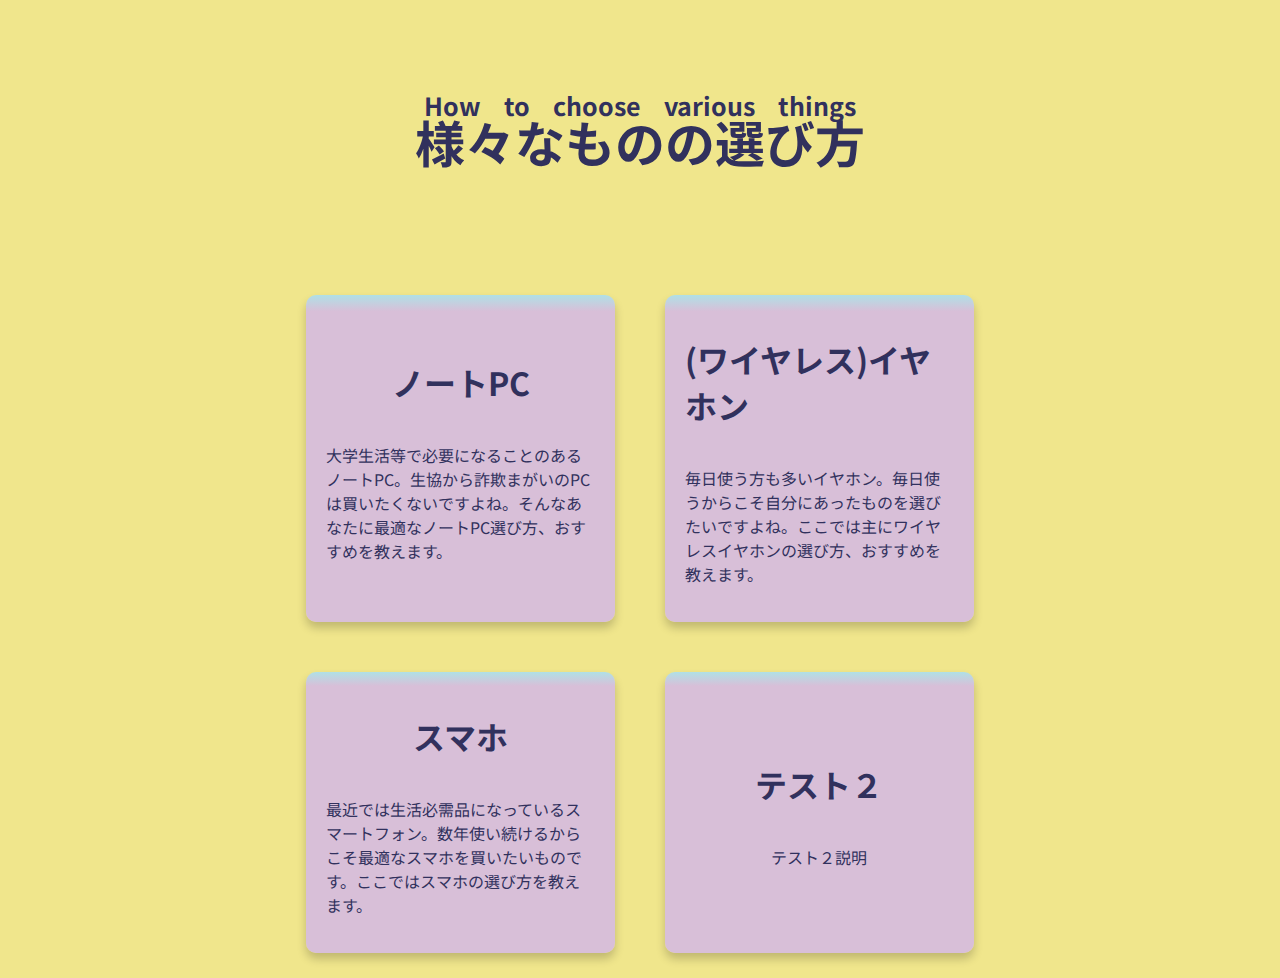
<file: index.html>
<!DOCTYPE html>
<html lang="ja">
<head>
    <meta charset="UTF-8">
    <meta name="viewport" content="width=device-width, initial-scale=1.0">
    <title>様々なものの選び方</title>
    <link rel="stylesheet" href="css/style.css">
</head>
<body>
    <header>
        <h1><ruby>様々なものの選び方<rt>How to choose various things</rt></ruby></h1>
    </header>

    <div class="main">
        <div class="line1">
            <div class="notepc" onclick="notePc()">
                <div class="note-title">
                    <h1>ノートPC</h1>
                </div>
                <div class="note-subtitle">
                    <p>大学生活等で必要になることのあるノートPC。生協から詐欺まがいのPCは買いたくないですよね。そんなあなたに最適なノートPC選び方、おすすめを教えます。</p>
                </div>
            </div>
    
            <div class="earphone" onclick="earPhone()">
                <div class="earphone-title">
                    <h1>(ワイヤレス)イヤホン</h1>
                </div>
                <div class="earphone-subtitle">
                    <p>毎日使う方も多いイヤホン。毎日使うからこそ自分にあったものを選びたいですよね。ここでは主にワイヤレスイヤホンの選び方、おすすめを教えます。</p>
                </div>
            </div>
        </div>

        <div class="line2">
            <div class="smart-phone" onclick="smartPhone()">
                <div class="smart-phone-title">
                    <h1>スマホ</h1>
                </div>
                <div class="smart-phone-subtitle">
                    <p>最近では生活必需品になっているスマートフォン。数年使い続けるからこそ最適なスマホを買いたいものです。ここではスマホの選び方を教えます。</p>
                </div>
            </div>
    
            <div class="test2">
                <div class="test2-title">
                    <h1>テスト２</h1>
                </div>
                <div class="test2-subtitle">
                    <p>テスト２説明</p>
                </div>
            </div>
        </div>
    </div>

    <script src="js/script.js"></script>
</body>
</html>
</file>
<file: css/style.css>
@import url('https://fonts.googleapis.com/css2?family=Noto+Sans+JP:wght@350&display=swap');

html, body{
    padding: 0;
    margin: 0;
    background-color: #F0E68C;
    font-family: "Noto Sans JP", sans-serif;
    height: 100%;
    color: rgb(49, 49, 93);
    user-select: none;
}

header {
    height: 30vh;
    display: flex;
    justify-content: center;
    align-items: center;
}

header h1 {
    font-size: 50px;
}

.line1, .line2 {
    margin: 0 15%;
    display: flex;
    justify-content: space-around;
    justify-content: center;
}

.notepc, .earphone, .smart-phone, .test2 {
    width: 30%;
    display: flex;
    flex-direction: column;
    justify-content: center;
    align-items: center;
    margin: 25px 25px;
    background: rgb(255,239,134);
    background: linear-gradient(0deg, #D8BFD8 95%, rgba(176,224,230,1) 100%);
    border-radius: 10px;
    padding: 20px;
    cursor: pointer;
    box-shadow: 0px 6px 10px 0px rgba(0, 0, 0, 0.2);
    transition-duration: 0.2s;
}

.notepc:hover, .earphone:hover, .smart-phone:hover, .test2:hover {
    box-shadow: 0px 6px 10px 0px rgba(0, 0, 0, 0.4);
    transition: all 0.2s ease;
}
</file>
